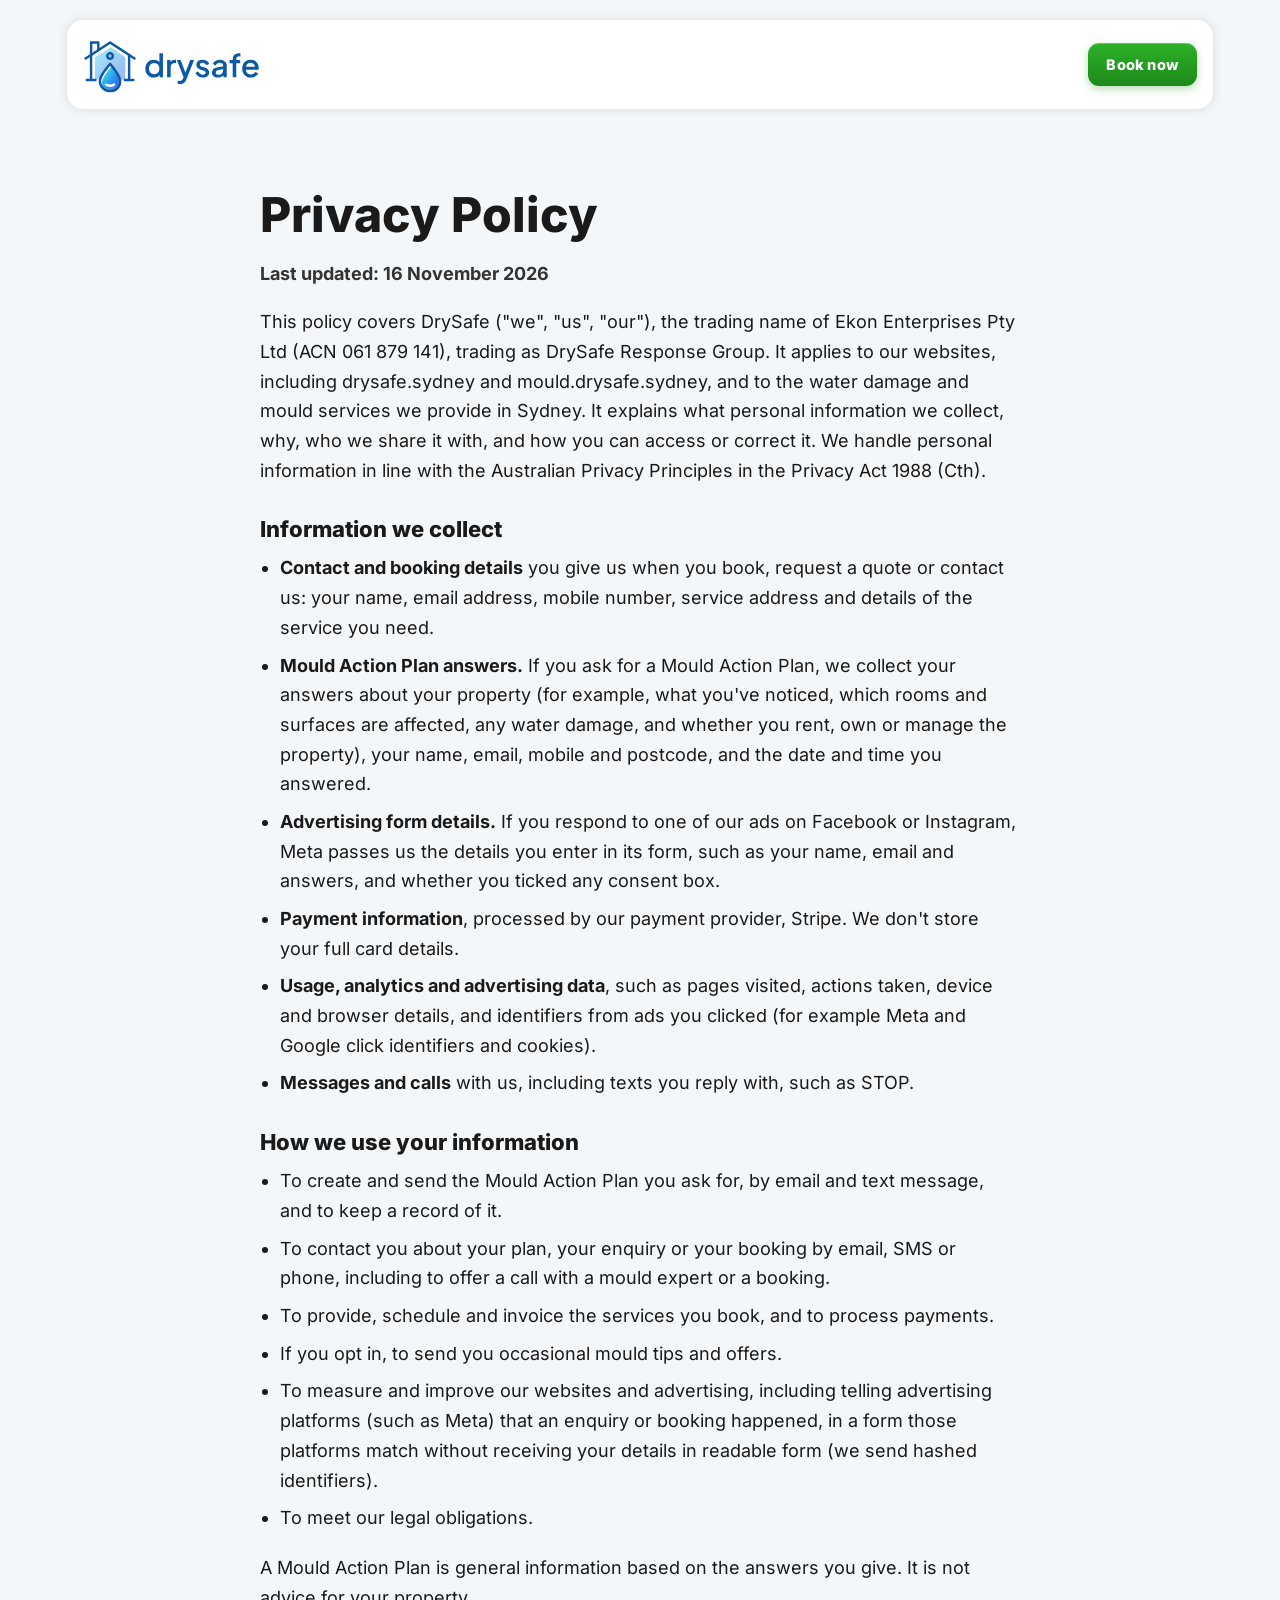
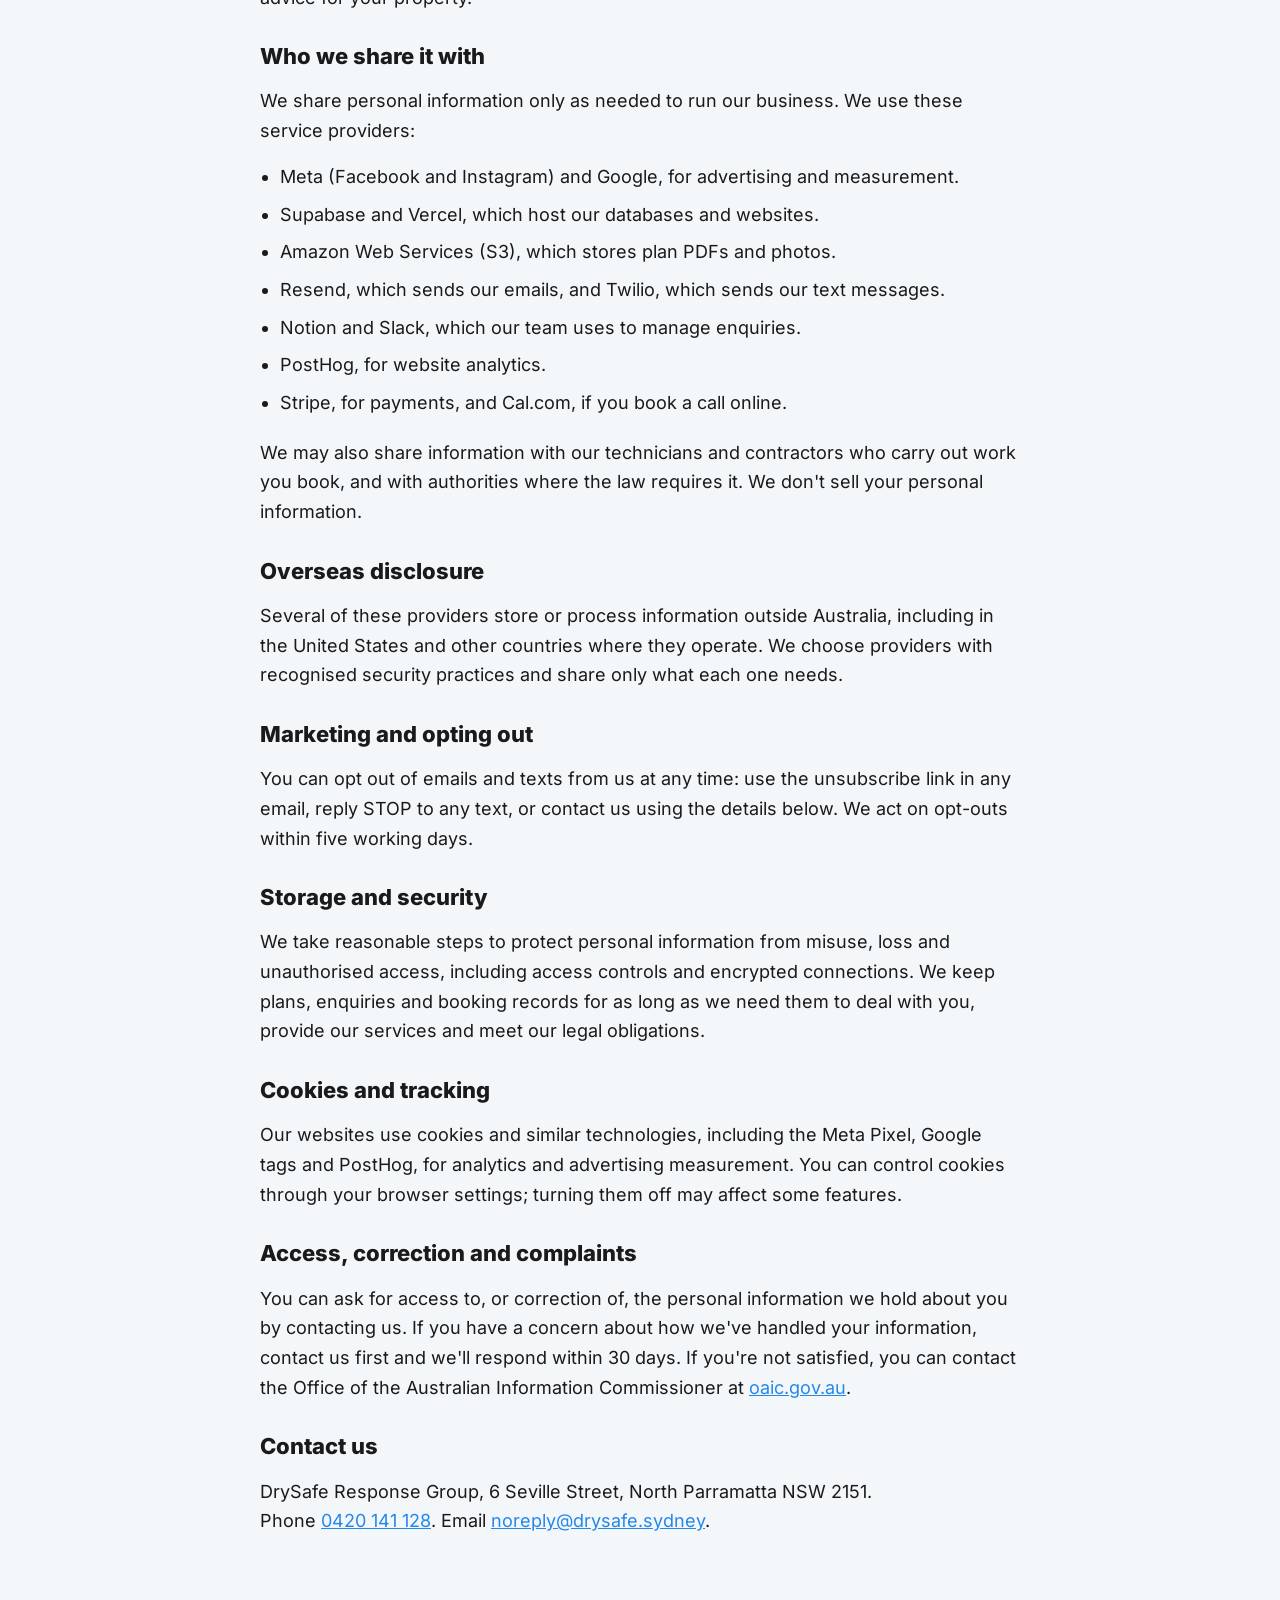
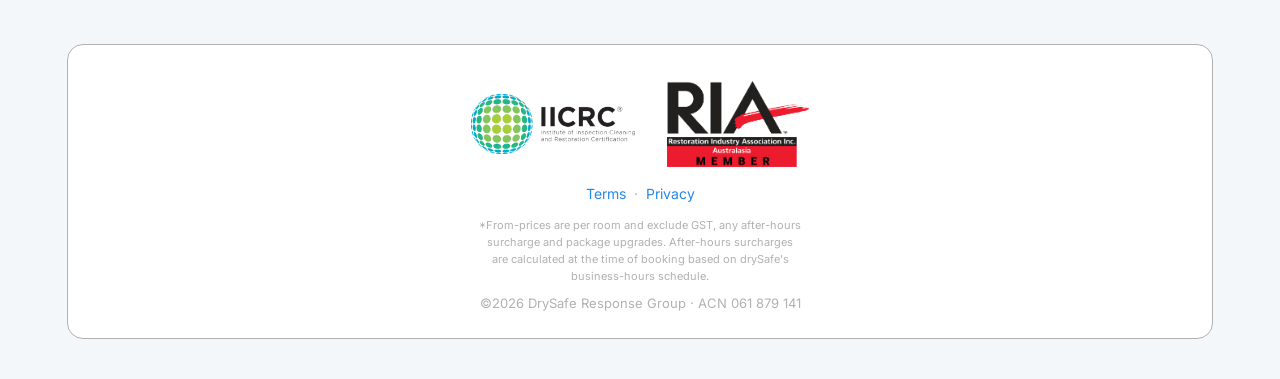
<file: docs/privacy.html>
<!DOCTYPE html><html lang="en"><head><!-- Google Ads global site tag (gtag.js) — AW-18192700128--><script async src="https://www.googletagmanager.com/gtag/js?id=AW-18192700128"></script><script>window.dataLayer = window.dataLayer || [];
function gtag(){dataLayer.push(arguments);}
gtag('js', new Date());
gtag('config', 'AW-18192700128');</script><!-- PostHog — same project as the funnel (id 450660), US ingest host.--><!-- Public ingest key (phc_, browser-safe). NOT the phx_ personal/read key.--><script>!function(t,e){var o,n,p,r;e.__SV||(window.posthog=e,e._i=[],e.init=function(i,s,a){function g(t,e){var o=e.split(".");2==o.length&&(t=t[o[0]],e=o[1]),t[e]=function(){t.push([e].concat(Array.prototype.slice.call(arguments,0)))}}(p=t.createElement("script")).type="text/javascript",p.crossOrigin="anonymous",p.async=!0,p.src=s.api_host.replace(".i.posthog.com","-assets.i.posthog.com")+"/static/array.js",(r=t.getElementsByTagName("script")[0]).parentNode.insertBefore(p,r);var u=e;for(void 0!==a?u=e[a]=[]:a="posthog",u.people=u.people||[],u.toString=function(t){var e="posthog";return"posthog"!==a&&(e+="."+a),t||(e+=" (stub)"),e},u.people.toString=function(){return u.toString(1)+".people (stub)"},o="init capture register register_once register_for_session unregister unregister_for_session getFeatureFlag getFeatureFlagPayload isFeatureEnabled reloadFeatureFlags updateEarlyAccessFeatureEnrollment getEarlyAccessFeatures on onFeatureFlags onSessionId getSurveys getActiveMatchingSurveys renderSurvey canRenderSurvey identify setPersonProperties group resetGroups setPersonPropertiesForFlags resetPersonPropertiesForFlags setGroupPropertiesForFlags resetGroupPropertiesForFlags reset get_distinct_id getGroups get_session_id get_session_replay_url alias set_config startSessionRecording stopSessionRecording sessionRecordingStarted captureException loadToolbar get_property getSessionProperty createPersonProfile opt_in_capturing opt_out_capturing has_opted_in_capturing has_opted_out_capturing clear_opt_in_out_capturing debug".split(" "),n=0;n<o.length;n++)g(u,o[n]);e._i.push([i,s,a])},e.__SV=1)}(document,window.posthog||[]);
posthog.init('phc_rgZs4EtruequF6EzchBQEdb8aR2UJP3sQ5DZjdUqJA3C', {
  api_host: 'https://us.i.posthog.com',
  person_profiles: 'identified_only',
  persistence: 'localStorage+cookie',
  cross_subdomain_cookie: true,
  session_recording: { maskAllInputs: true }
});
posthog.capture('landing_pageview');</script><meta charset="UTF-8"><meta name="viewport" content="width=device-width, initial-scale=1.0"><meta http-equiv="X-UA-Compatible" content="ie=edge"><meta name="theme-color" content="#ffffff"><title>Privacy Policy | drySafe</title><link rel="stylesheet" href="css/style.min.css"><link rel="preload" as="image" href="img/ba1-bathroom-before.jpg"><link rel="icon" href="img/favicon.ico" type="image/x-icon"><meta name="description" content="How drySafe collects, uses, and protects your personal information when you use our website and water damage services in Sydney."><meta name="keywords" content=""><meta name="robots" content="index, follow"></head><body><div class="site-header"><header class="header"><div class="container"><div class="header__inner"><div class="header__logo"><img src="img/logo.svg" alt=""></div><div class="header__btn text-center"><a class="navbtn" href="https://drysafe.vercel.app/get-started">Book now</a></div></div></div></header></div><main><section class="privacy block"><div class="container"><div class="privacy__content"><h1 class="privacy__title">Privacy Policy</h1><p class="privacy__updated"><strong>Last updated: 16 November 2026</strong></p>
<p>This policy covers DrySafe ("we", "us", "our"), the trading name of Ekon Enterprises Pty Ltd (ACN 061 879 141), trading as DrySafe Response Group. It applies to our websites, including drysafe.sydney and mould.drysafe.sydney, and to the water damage and mould services we provide in Sydney. It explains what personal information we collect, why, who we share it with, and how you can access or correct it. We handle personal information in line with the Australian Privacy Principles in the Privacy Act 1988 (Cth).</p>
<h2>Information we collect</h2>
<ul>
<li><strong>Contact and booking details</strong> you give us when you book, request a quote or contact us: your name, email address, mobile number, service address and details of the service you need.</li>
<li><strong>Mould Action Plan answers.</strong> If you ask for a Mould Action Plan, we collect your answers about your property (for example, what you've noticed, which rooms and surfaces are affected, any water damage, and whether you rent, own or manage the property), your name, email, mobile and postcode, and the date and time you answered.</li>
<li><strong>Advertising form details.</strong> If you respond to one of our ads on Facebook or Instagram, Meta passes us the details you enter in its form, such as your name, email and answers, and whether you ticked any consent box.</li>
<li><strong>Payment information</strong>, processed by our payment provider, Stripe. We don't store your full card details.</li>
<li><strong>Usage, analytics and advertising data</strong>, such as pages visited, actions taken, device and browser details, and identifiers from ads you clicked (for example Meta and Google click identifiers and cookies).</li>
<li><strong>Messages and calls</strong> with us, including texts you reply with, such as STOP.</li>
</ul>
<h2>How we use your information</h2>
<ul>
<li>To create and send the Mould Action Plan you ask for, by email and text message, and to keep a record of it.</li>
<li>To contact you about your plan, your enquiry or your booking by email, SMS or phone, including to offer a call with a mould expert or a booking.</li>
<li>To provide, schedule and invoice the services you book, and to process payments.</li>
<li>If you opt in, to send you occasional mould tips and offers.</li>
<li>To measure and improve our websites and advertising, including telling advertising platforms (such as Meta) that an enquiry or booking happened, in a form those platforms match without receiving your details in readable form (we send hashed identifiers).</li>
<li>To meet our legal obligations.</li>
</ul>
<p>A Mould Action Plan is general information based on the answers you give. It is not advice for your property.</p>
<h2>Who we share it with</h2>
<p>We share personal information only as needed to run our business. We use these service providers:</p>
<ul>
<li>Meta (Facebook and Instagram) and Google, for advertising and measurement.</li>
<li>Supabase and Vercel, which host our databases and websites.</li>
<li>Amazon Web Services (S3), which stores plan PDFs and photos.</li>
<li>Resend, which sends our emails, and Twilio, which sends our text messages.</li>
<li>Notion and Slack, which our team uses to manage enquiries.</li>
<li>PostHog, for website analytics.</li>
<li>Stripe, for payments, and Cal.com, if you book a call online.</li>
</ul>
<p>We may also share information with our technicians and contractors who carry out work you book, and with authorities where the law requires it. We don't sell your personal information.</p>
<h2>Overseas disclosure</h2>
<p>Several of these providers store or process information outside Australia, including in the United States and other countries where they operate. We choose providers with recognised security practices and share only what each one needs.</p>
<h2>Marketing and opting out</h2>
<p>You can opt out of emails and texts from us at any time: use the unsubscribe link in any email, reply STOP to any text, or contact us using the details below. We act on opt-outs within five working days.</p>
<h2>Storage and security</h2>
<p>We take reasonable steps to protect personal information from misuse, loss and unauthorised access, including access controls and encrypted connections. We keep plans, enquiries and booking records for as long as we need them to deal with you, provide our services and meet our legal obligations.</p>
<h2>Cookies and tracking</h2>
<p>Our websites use cookies and similar technologies, including the Meta Pixel, Google tags and PostHog, for analytics and advertising measurement. You can control cookies through your browser settings; turning them off may affect some features.</p>
<h2>Access, correction and complaints</h2>
<p>You can ask for access to, or correction of, the personal information we hold about you by contacting us. If you have a concern about how we've handled your information, contact us first and we'll respond within 30 days. If you're not satisfied, you can contact the Office of the Australian Information Commissioner at <a href="https://www.oaic.gov.au">oaic.gov.au</a>.</p>
<h2>Contact us</h2>
<p>DrySafe Response Group, 6 Seville Street, North Parramatta NSW 2151.<br>Phone <a href="tel:+61420141128">0420 141 128</a>. Email <a href="mailto:noreply@drysafe.sydney">noreply@drysafe.sydney</a>.</p></div></div></section></main><footer class="footer text-center"><div class="container"><div class="card card-white card-rounded"><div class="footer__accreditation"><img class="footer__logo footer__logo--iicrc" loading="lazy" src="img/iicrc-certified.png" width="300" height="110" alt="IICRC Certified Firm"><img class="footer__logo footer__logo--ria" loading="lazy" src="img/ria-member.png" width="2785" height="1688" alt="Restoration Industry Association Australasia — Member"></div><div class="footer__links"><a href="#">Terms</a><span class="footer__sep">·</span><a href="privacy.html">Privacy</a></div><div class="footer__disclaimer">*From-prices are per room and exclude GST, any after-hours surcharge and package upgrades. After-hours surcharges are calculated at the time of booking based on drySafe's business-hours schedule.</div><div class="footer__copy">&copy;2026 DrySafe Response Group · ACN 061 879 141</div></div></div></footer><script src="js/libs.js?v=2.0.2" defer></script><script src="js/main.js?v=2.0.2" defer></script></body></html>
</file>
